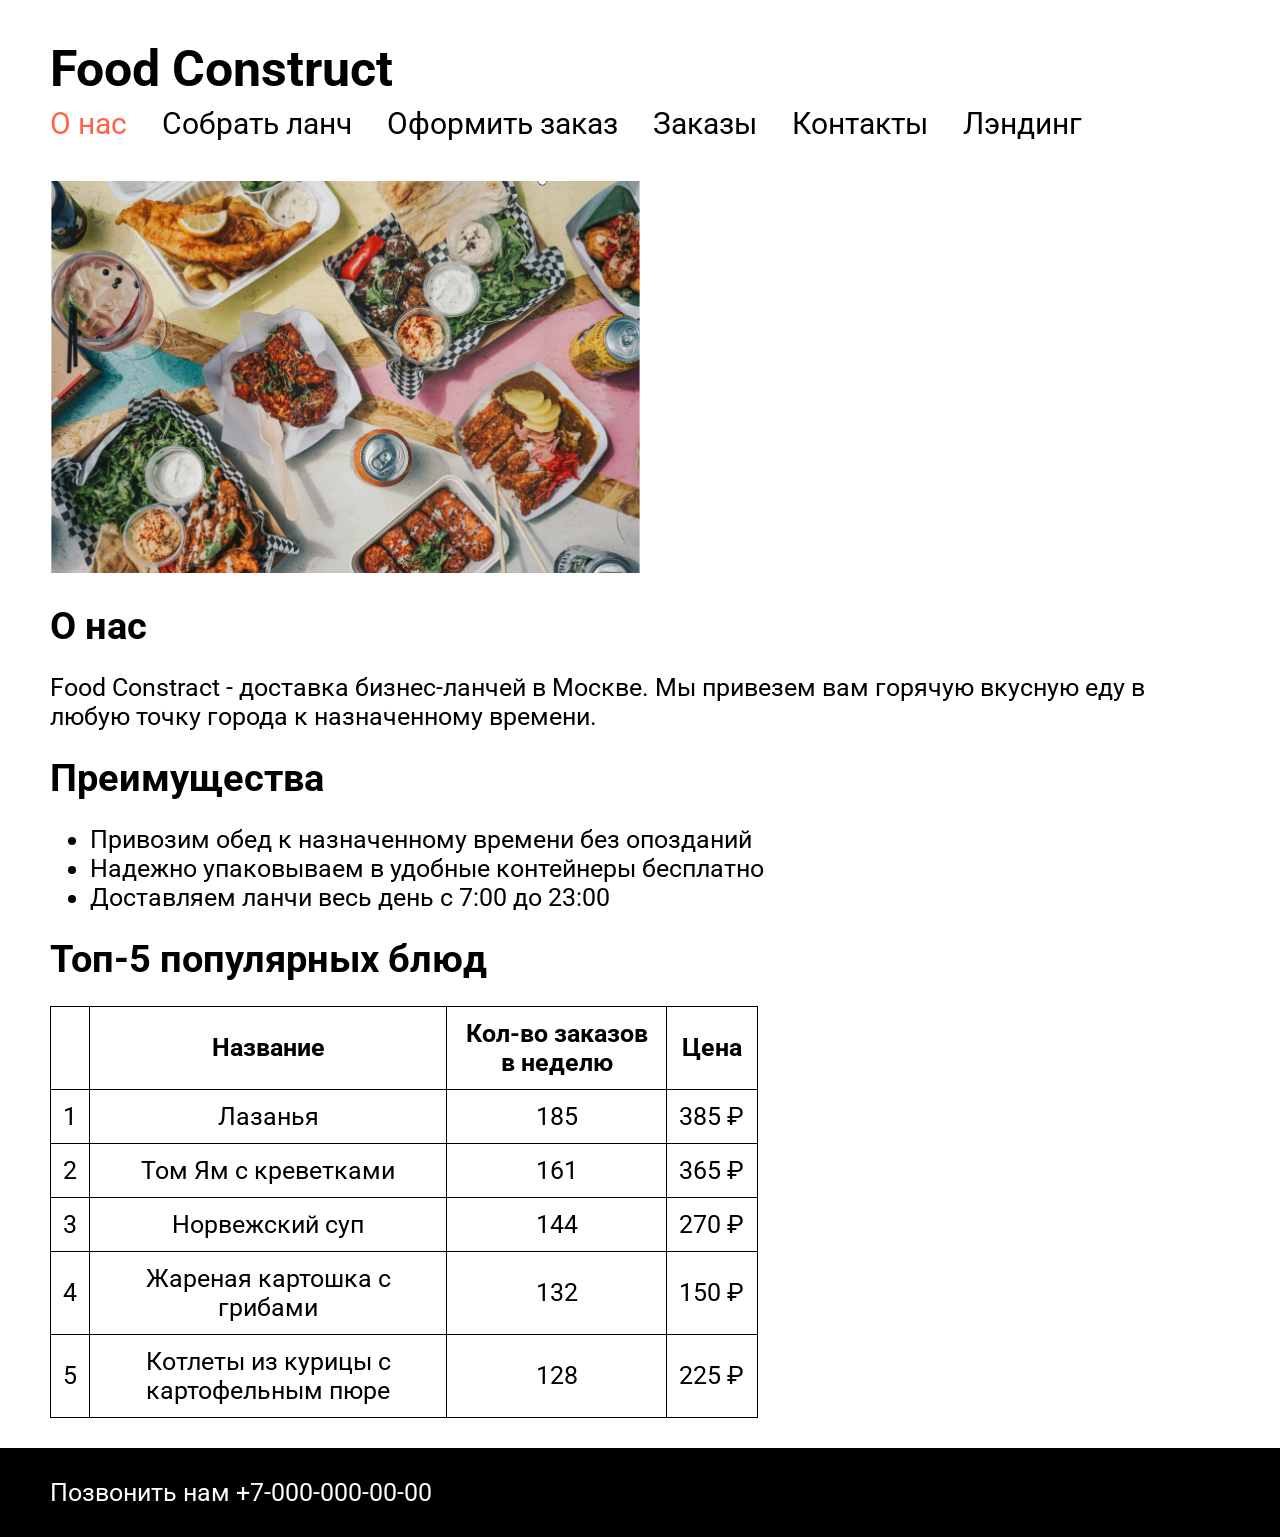
<file: index.html>
<!DOCTYPE html>
<html lang="ru">
<head>
    <meta charset="UTF-8">
    <meta name="viewport" content="width=device-width, initial-scale=1.0">
    <title>Vidanova</title>
    <link rel="stylesheet" href="styles/styles.css">
    <link rel="preconnect" href="https://fonts.googleapis.com">
    <link rel="preconnect" href="https://fonts.gstatic.com" crossorigin>
    <link href="https://fonts.googleapis.com/css2?family=Roboto:ital,wght@0,100;0,300;0,400;0,500;0,700;0,900;1,100;1,300;1,400;1,500;1,700;1,900&display=swap" rel="stylesheet">
</head>
<body>
    <header>
        <h1>Food Construct</h1>
        <nav>
            <a class="active" href="#about">О нас</a>
            <a href="./make_lunch.html">Собрать ланч</a>
            <a href="./order.html">Оформить заказ</a>
            <a href="./order_history.html">Заказы</a>
            <a href="#contacts">Контакты</a>
            <a href="./lending.html">Лэндинг</a>
        </nav>
    </header>
    <main>
        <section id="about">
            <img src="images/food.png" alt="food">
            <h2 class="name">О нас</h2>
            <p id="descripstion">Food Constract - доставка бизнес-ланчей в Москве. Мы привезем вам горячую вкусную еду в любую точку города к назначенному времени. </p>
        </section>
        <section id="advantages">
            <h2 class="name">Преимущества</h2>
            <ul>
                <li> Привозим обед к назначенному времени без опозданий</li>
                <li> Надежно упаковываем в удобные контейнеры бесплатно</li>
                <li> Доставляем ланчи весь день с 7:00 до 23:00</li>
            </ul>
        </section>
        <section id="popular">
            <h2 class="name">Топ-5 популярных блюд</h2>
            <table>
                <tr>
                    <th></th>
                    <th>Название</th>
                    <th>Кол-во заказов в неделю</th>
                    <th id="price">Цена</th>
                </tr>
                <tr>
                    <td>1</td>
                    <td>Лазанья</td>
                    <td>185</td>
                    <td>385 &#8381</td>
                </tr>
                <tr>
                    <td>2</td>
                    <td>Том Ям с креветками </td>
                    <td>161</td>
                    <td>365 &#8381</td>
                </tr>
                <tr>
                    <td>3</td>
                    <td>Норвежский суп </td>
                    <td>144</td>
                    <td>270 &#8381</td>
                </tr>
                <tr>
                    <td>4</td>
                    <td>Жареная картошка с грибами</td>
                    <td>132</td>
                    <td>150 &#8381</td>
                </tr>
                <tr>
                    <td>5</td>
                    <td>Котлеты из курицы с картофельным пюре </td>
                    <td>128</td>
                    <td>225 &#8381</td>
                </tr>
            </table>
        </section>

    </main>
    <footer id="contacts">
        <p>Позвонить нам +7-000-000-00-00</p>
    </footer>

</body>
</html>
</file>
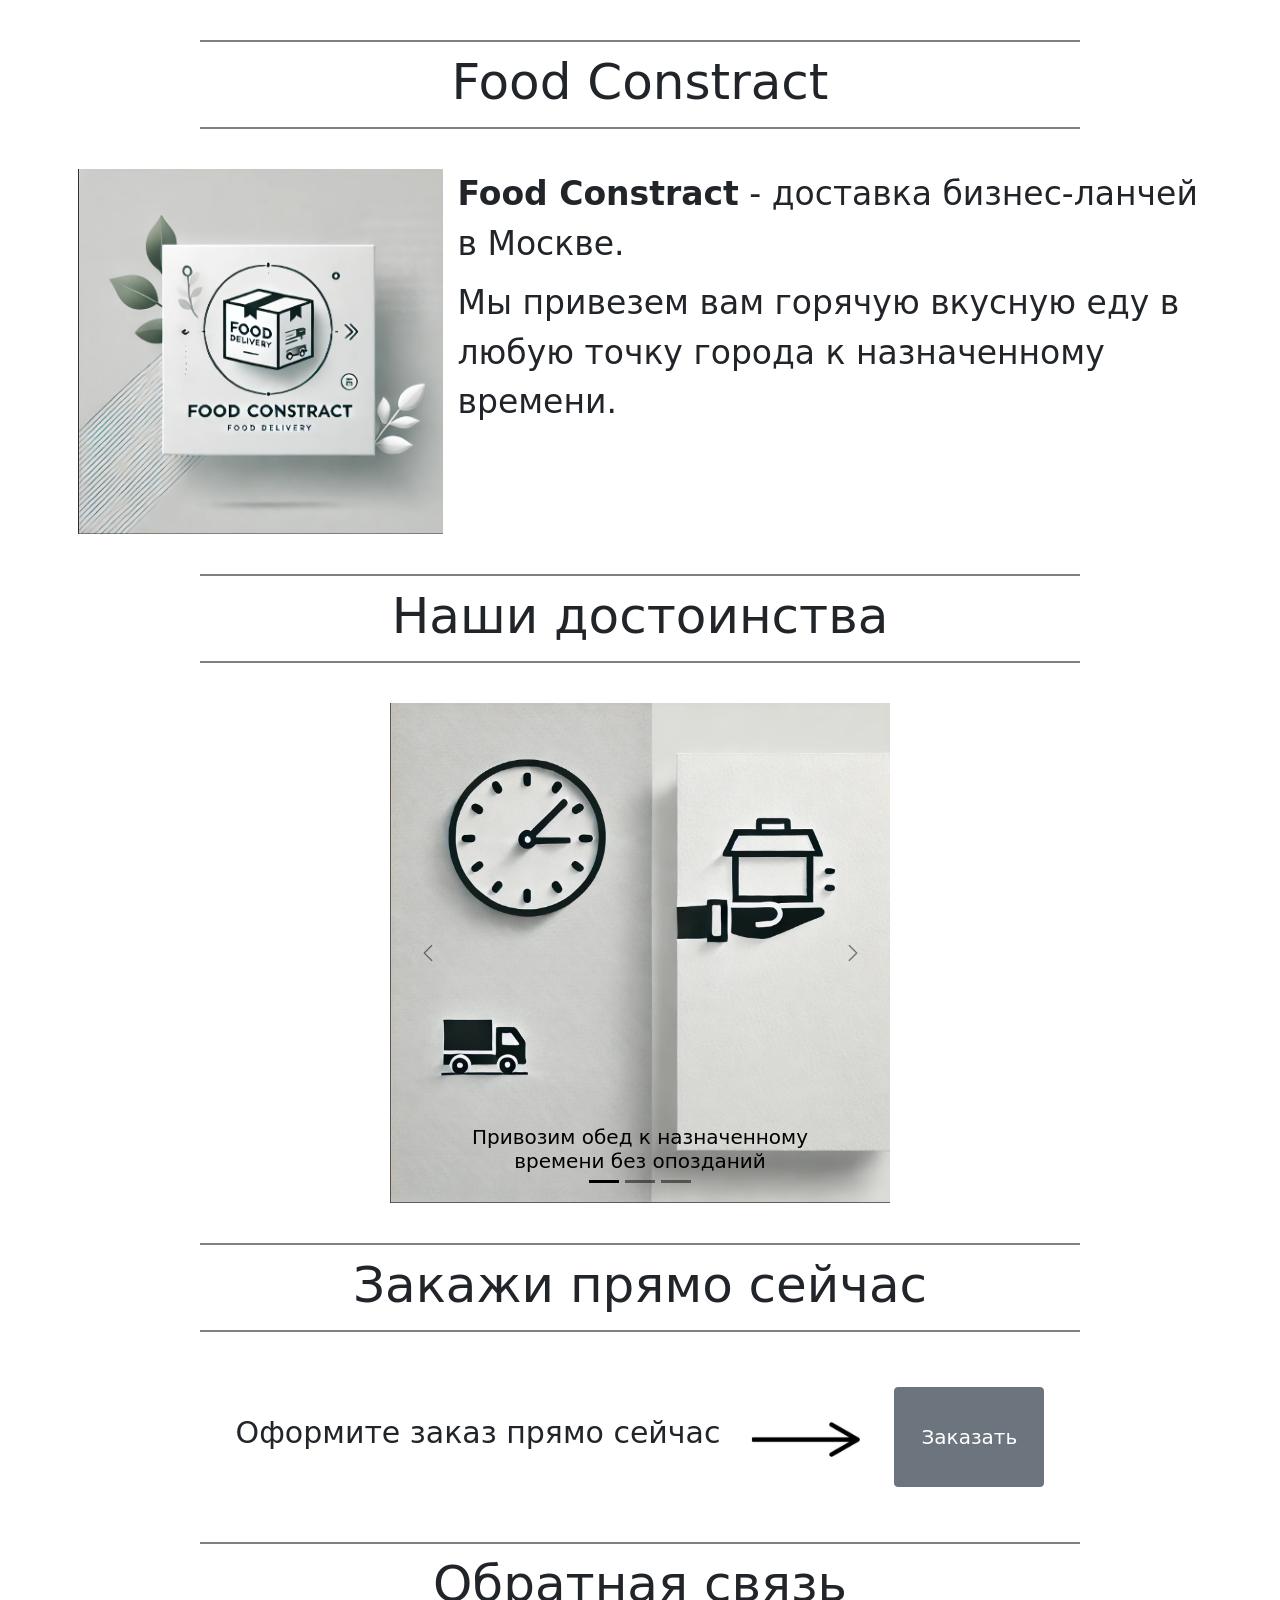
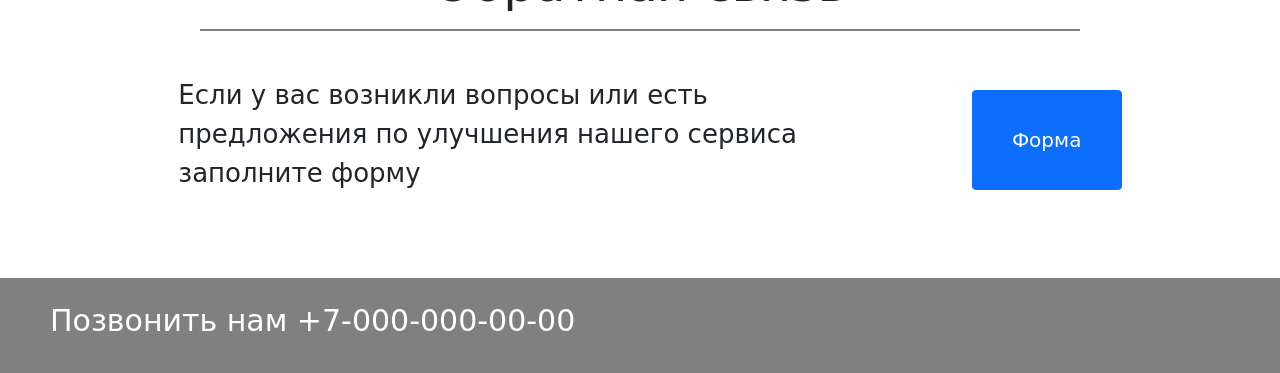
<file: lending.html>
<!DOCTYPE html>
<html lang="ru">
<head>
  <meta charset="UTF-8">
  <meta name="viewport" content="width=device-width, initial-scale=1.0">
  <link rel="stylesheet" href="./styles/lending.css">
  <link href="https://cdn.jsdelivr.net/npm/bootstrap@5.3.3/dist/css/bootstrap.min.css" rel="stylesheet" integrity="sha384-QWTKZyjpPEjISv5WaRU9OFeRpok6YctnYmDr5pNlyT2bRjXh0JMhjY6hW+ALEwIH" crossorigin="anonymous">
  <title>Vidanova</title>
</head>
<body>
  <!-- <header>
    <nav class="nav">
      <a href="./lending.html">Лэндинг</a>
      <a href="./index.html">О нас</a>
      <a href="./make_lunch.html">Собрать ланч</a>
      <a class="active" href="./order.html">Оформить заказ</a>
      <a href="./order_history.html">Заказы</a>
      <a href="#contacts">Контакты</a>
    </nav>
  </header> -->
  <main>
    <div class="borders"><h1 id="advan">Food Constract</h1></div>
    <div class="container">
      <div class="row">
        <div class="col-4">
          <img src="./images/img.png" alt="">
        </div>
        <div class="col-8">
          <p><b>Food Constract</b> - доставка бизнес-ланчей в Москве.</p>
          <p>Мы привезем вам горячую вкусную еду в любую точку города к назначенному времени.</p>
        </div>
      </div>
    </div>
    <div class="borders"><h1 id="advan">Наши достоинства</h1></div>
  
    <div id="carouselExampleDark" class="carousel carousel-dark slide">
      <div class="carousel-indicators">
        <button type="button" data-bs-target="#carouselExampleDark" data-bs-slide-to="0" class="active" aria-current="true" aria-label="Slide 1"></button>
        <button type="button" data-bs-target="#carouselExampleDark" data-bs-slide-to="1" aria-label="Slide 2"></button>
        <button type="button" data-bs-target="#carouselExampleDark" data-bs-slide-to="2" aria-label="Slide 3"></button>
      </div>
      <div class="carousel-inner">
        <div class="carousel-item active" data-bs-interval="10000">
          <img src="./images/carusel1.png" class="d-block w-100" alt="...">
          <div class="carousel-caption d-none d-md-block">
            <h5>Привозим обед к назначенному времени без опозданий </h5>
          </div>
        </div>
        <div class="carousel-item" data-bs-interval="2000">
          <img src="./images/carusel2.png" class="d-block w-100" alt="...">
          <div class="carousel-caption d-none d-md-block">
            <h5>Надежно упаковываем в удобные контейнеры бесплатно </h5>
          </div>
        </div>
        <div class="carousel-item">
          <img src="./images/carusel3.png" class="d-block w-100" alt="...">
          <div class="carousel-caption d-none d-md-block">
            <h5>Доставляем ланчи весь день с 7:00 до 23:00</h5>
          </div>
        </div>
      </div>
      <button class="carousel-control-prev" type="button" data-bs-target="#carouselExampleDark" data-bs-slide="prev">
        <span class="carousel-control-prev-icon" aria-hidden="true"></span>
        <span class="visually-hidden">Previous</span>
      </button>
      <button class="carousel-control-next" type="button" data-bs-target="#carouselExampleDark" data-bs-slide="next">
        <span class="carousel-control-next-icon" aria-hidden="true"></span>
        <span class="visually-hidden">Next</span>
      </button>
    </div>

    <div class="borders"><h1 id="advan">Закажи прямо сейчас</h1></div>
    <div class="d-flex p-2" id="flex1">
      <p>Оформите заказ прямо сейчас</p>
      <img id="arrow" src="./icons/order.png" alt="">
      <a href="./make_lunch.html"><button type="button" class="btn btn-secondary" id="make_order">Заказать</button></a>
    </div>

    <div class="borders"><h1 id="advan">Обратная связь</h1></div>

    <div class="d-flex p-2" id="flex2">
      <p>Если у вас возникли вопросы или есть предложения по улучшения нашего сервиса заполните форму</p>
      <button type="button" id="form" class="btn btn-primary" data-bs-toggle="modal" data-bs-target="#exampleModal" data-bs-whatever="@getbootstrap">Форма</button>
    </div>
    <div class="modal fade" id="exampleModal" tabindex="-1" aria-labelledby="exampleModalLabel" aria-hidden="true">
      <div class="modal-dialog">
        <div class="modal-content">
          <div class="modal-header">
            <h1 class="modal-title fs-5" id="exampleModalLabel">Форма</h1>
            <button type="button" class="btn-close" data-bs-dismiss="modal" aria-label="Close"></button>
          </div>
          <div class="modal-body">
            <form>
              <div class="mb-3">
                <label for="recipient-name" class="col-form-label">Ваша почта:</label>
                <input type="text" class="form-control" id="recipient-name">
              </div>
              <div class="mb-3">
                <label for="message-text" class="col-form-label">Ваше сообщение</label>
                <textarea class="form-control" id="message-text"></textarea>
              </div>
            </form>
          </div>
          <div class="modal-footer">
            <button type="button" class="btn btn-secondary" data-bs-dismiss="modal">Отмена</button>
            <button type="button" class="btn btn-primary">Отправить</button>
          </div>
        </div>
      </div>
    </div>    
  </main>
  <footer id="contacts">
    <p>Позвонить нам +7-000-000-00-00</p>
  </footer>
  <script src="https://cdn.jsdelivr.net/npm/bootstrap@5.3.3/dist/js/bootstrap.bundle.min.js" integrity="sha384-YvpcrYf0tY3lHB60NNkmXc5s9fDVZLESaAA55NDzOxhy9GkcIdslK1eN7N6jIeHz" crossorigin="anonymous"></script>
</body>
</html>
</file>
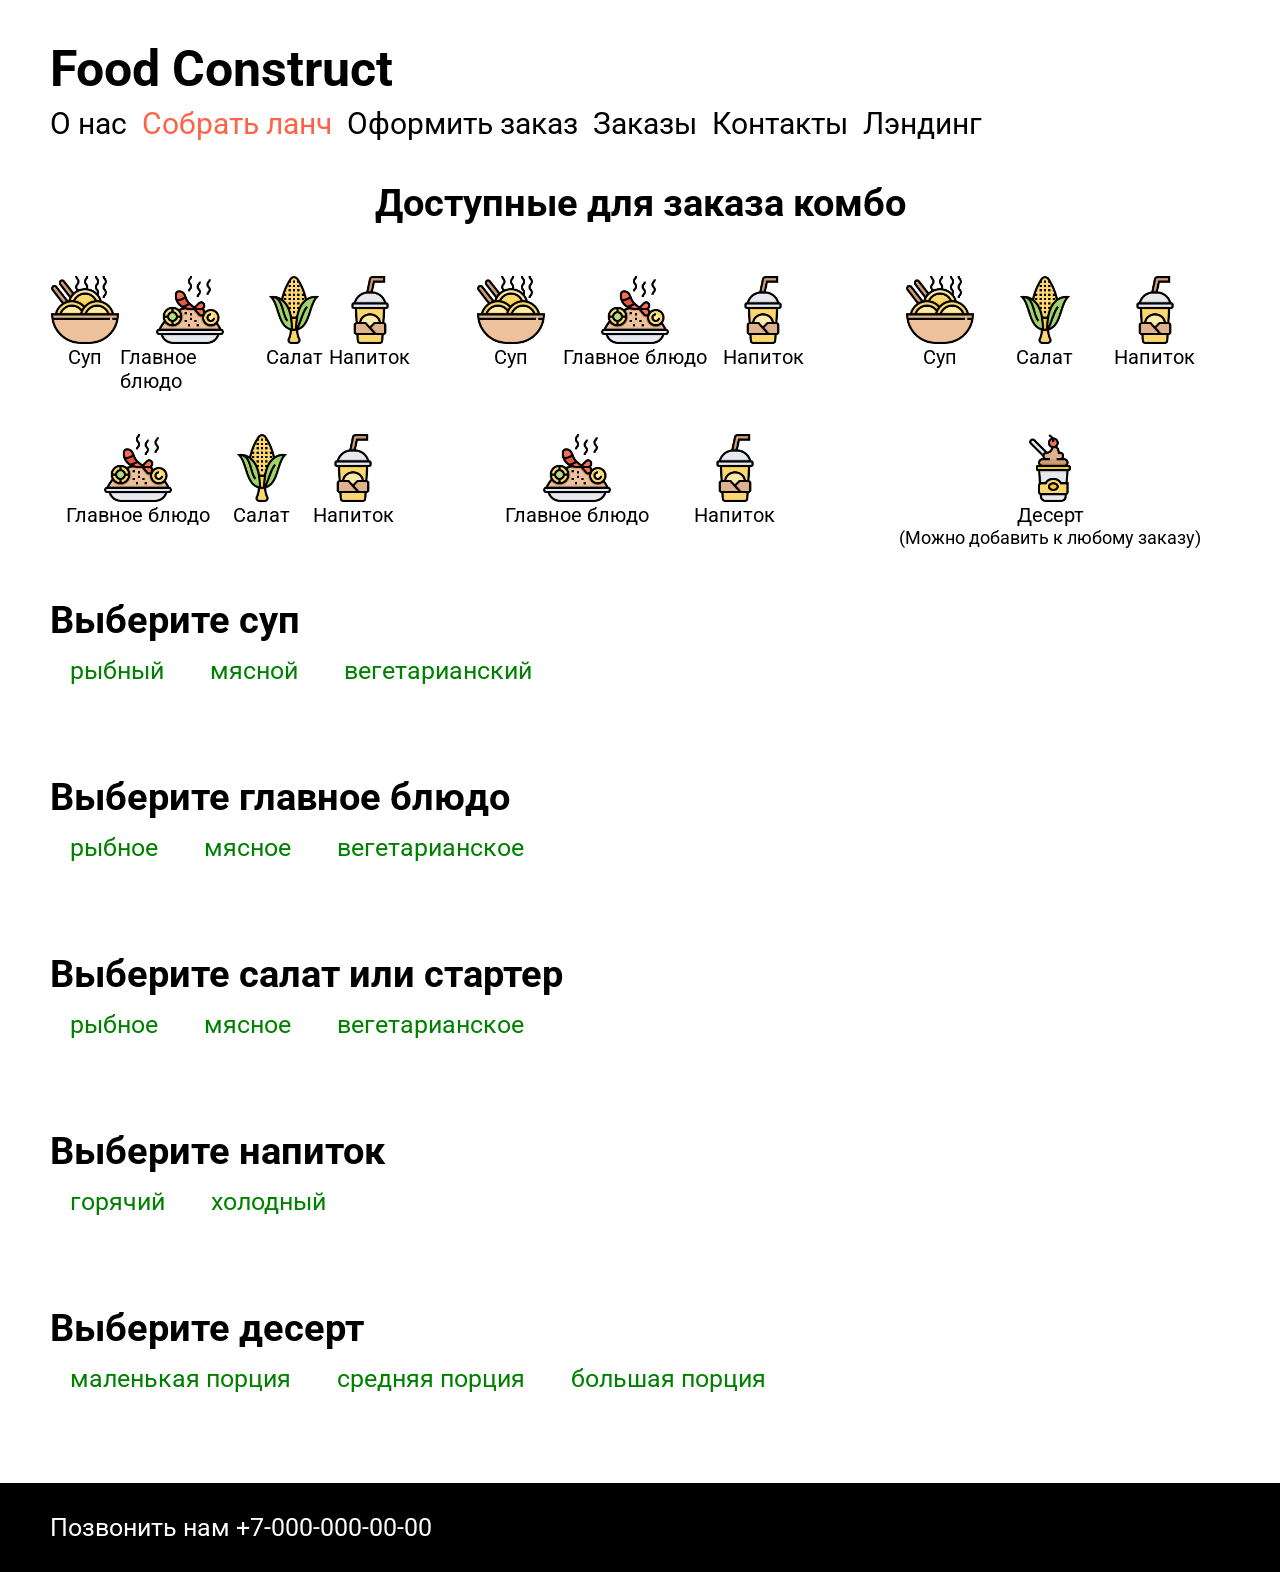
<file: make_lunch.html>
<!DOCTYPE html>
<html lang="ru">
<head>
  <meta charset="UTF-8">
  <meta name="viewport" content="width=device-width, initial-scale=1.0">
  <link rel="stylesheet" href="./styles/make_lunch.css">
  <link rel="preconnect" href="https://fonts.googleapis.com">
  <link rel="preconnect" href="https://fonts.gstatic.com" crossorigin>
  <link href="https://fonts.googleapis.com/css2?family=Roboto:ital,wght@0,100;0,300;0,400;0,500;0,700;0,900;1,100;1,300;1,400;1,500;1,700;1,900&display=swap" rel="stylesheet">
  <title>Vidanova</title>
</head>
<body>
  <header>
    <h1>Food Construct</h1>
    <nav>
        <a href="./index.html">О нас</a>
        <a class="active" href="./make_lunch.html">Собрать ланч</a>
        <a href="./order.html">Оформить заказ</a>
        <a href="./order_history.html">Заказы</a>
        <a href="#contacts">Контакты</a>
        <a href="./lending.html">Лэндинг</a>
    </nav>
  </header>
  <main>
    <h2 class="options_title">Доступные для заказа комбо</h2>
    <div class="options">
      <div class="lunch_options">
        <div class="lunch_dish">
          <img src="./icons/soup.png" alt="soup">
          <p>Суп</p>
        </div>
        <div class="lunch_dish">
          <img src="./icons/main.png" alt="main">
          <p>Главное блюдо</p>
        </div>
        <div class="lunch_dish">
          <img src="./icons/salad.png" alt="salad">
          <p>Салат</p>
        </div>
        <div class="lunch_dish">
          <img src="./icons/drink.png" alt="drink">
          <p>Напиток</p>
        </div>
      </div>
      <div class="lunch_options">
        <div class="lunch_dish">
          <img src="./icons/soup.png" alt="soup">
          <p>Суп</p>
        </div>
        <div class="lunch_dish">
          <img src="./icons/main.png" alt="main">
          <p>Главное блюдо</p>
        </div>
        <div class="lunch_dish">
          <img src="./icons/drink.png" alt="drink">
          <p>Напиток</p>
        </div>
      </div>
      <div class="lunch_options">
        <div class="lunch_dish">
          <img src="./icons/soup.png" alt="soup">
          <p>Суп</p>
        </div>
        <div class="lunch_dish">
          <img src="./icons/salad.png" alt="salad">
          <p>Салат</p>
        </div>
        <div class="lunch_dish">
          <img src="./icons/drink.png" alt="drink">
          <p>Напиток</p>
        </div>
      </div>
      <div class="lunch_options">
        <div class="lunch_dish">
          <img src="./icons/main.png" alt="main">
          <p>Главное блюдо</p>
        </div>
        <div class="lunch_dish">
          <img src="./icons/salad.png" alt="salad">
          <p>Салат</p>
        </div>
        <div class="lunch_dish">
          <img src="./icons/drink.png" alt="drink">
          <p>Напиток</p>
        </div>
      </div>
      <div class="lunch_options">
        <div class="lunch_dish">
          <img src="./icons/main.png" alt="main">
          <p>Главное блюдо</p>
        </div>
        <div class="lunch_dish">
          <img src="./icons/drink.png" alt="drink">
          <p>Напиток</p>
        </div>
      </div>
      <div class="lunch_options">
        <div class="lunch_dish">
          <img src="./icons/desert.png" alt="drink">
          <p>Десерт</p>
          <p class="lunch_dish_text">(Можно добавить к любому заказу)</p>
        </div>
      </div>
    </div>
    <section>
      <h2>Выберите суп</h2>
      <div>
        <button class="filter_button" data-kind="fish" data-active="false">рыбный</button>
        <button class="filter_button" data-kind="meat" data-active="false">мясной</button>
        <button class="filter_button" data-kind="veg" data-active="false">вегетарианский</button>
      </div>
      <div class="dish" id="dish_soup"></div>
    </section>
    <section>
      <h2>Выберите главное блюдо</h2>
      <div>
        <button class="filter_button" data-kind="fish" data-active="false">рыбное</button>
        <button class="filter_button" data-kind="meat" data-active="false">мясное</button>
        <button class="filter_button" data-kind="veg" data-active="false">вегетарианское</button>
      </div>
      <div class="dish" id="dish_main-course">
      </div>
    </section>
    <section>
      <h2>Выберите салат или стартер</h2>
      <div>
        <button class="filter_button" data-kind="fish" data-active="false">рыбное</button>
        <button class="filter_button" data-kind="meat" data-active="false">мясное</button>
        <button class="filter_button" data-kind="veg" data-active="false">вегетарианское</button>
      </div>
      <div class="dish" id="dish_salad">
      </div>
    </section>
    <section>
      <h2>Выберите напиток</h2>
      <div>
        <button class="filter_button" data-kind="hot" data-active="false">горячий</button>
        <button class="filter_button" data-kind="cold" data-active="false">холодный</button>
      </div>
      <div class="dish" id="dish_drink">
      </div>
    </section>
    <section>
      <h2>Выберите десерт</h2>
      <div>
        <button class="filter_button" data-kind="small" data-active="false">маленькая порция</button>
        <button class="filter_button" data-kind="medium" data-active="false">средняя порция</button>
        <button class="filter_button" data-kind="large" data-active="false">большая порция</button>
      </div>
      <div class="dish" id="dish_dessert">
      </div>
    </section>
    </main>
    <div id="make_order">
      <p id="make_order_price"></p>
      <a href="./order.html"><button id="make_order_button" disabled>Перейти к оформлению</button></a>
    </div>
  <footer id="contacts">
    <p>Позвонить нам +7-000-000-00-00</p>
  </footer>
  <script type="module" src="make_lunch.js"></script>
  <script type="module" src="notifications.js"></script>
  <script type="module" src="load_dishes.js"></script>
</body>
</html>
</file>
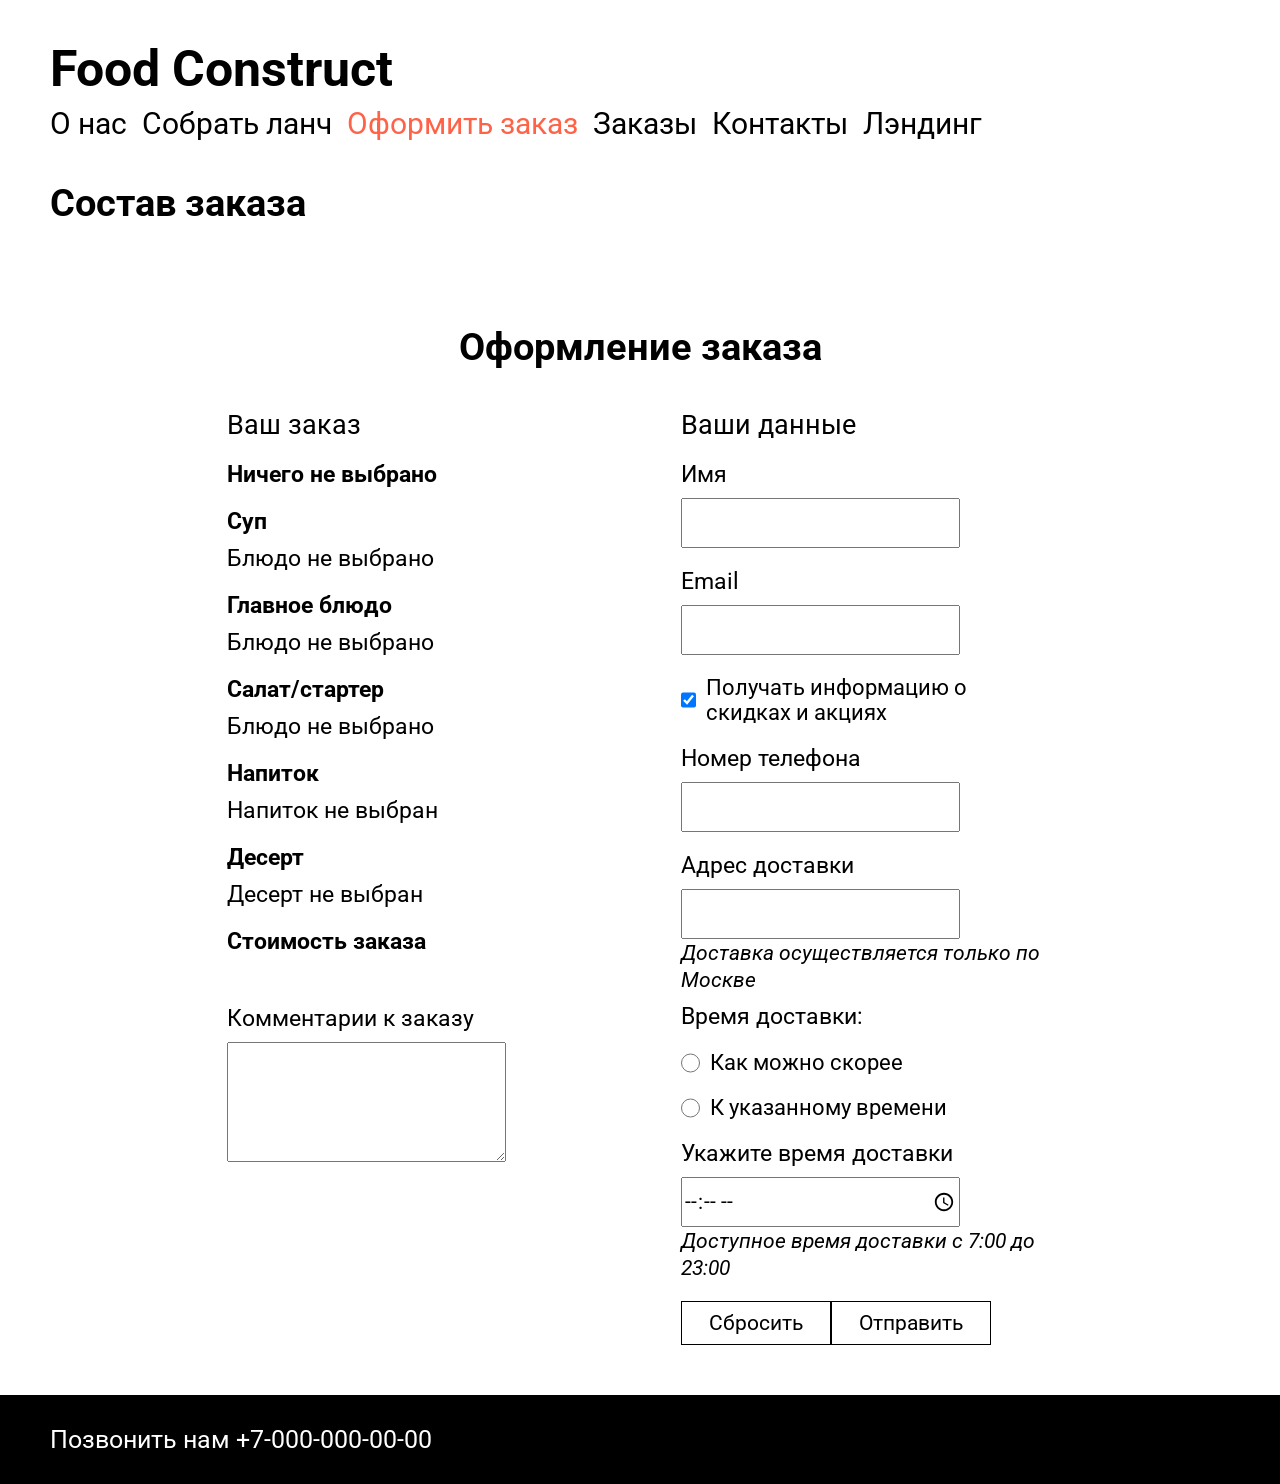
<file: order.html>
<!DOCTYPE html>
<html lang="ru">
<head>
  <meta charset="UTF-8">
  <meta name="viewport" content="width=device-width, initial-scale=1.0">
  <link rel="stylesheet" href="./styles/order.css">
  <link rel="stylesheet" href="./styles/make_lunch.css">
  <link rel="preconnect" href="https://fonts.googleapis.com">
  <link rel="preconnect" href="https://fonts.gstatic.com" crossorigin>
  <link href="https://fonts.googleapis.com/css2?family=Roboto:ital,wght@0,100;0,300;0,400;0,500;0,700;0,900;1,100;1,300;1,400;1,500;1,700;1,900&display=swap" rel="stylesheet">
  <title>Vidanova</title>
</head>
<body>
  <header>
    <h1>Food Construct</h1>
    <nav>
        <a href="./index.html">О нас</a>
        <a href="./make_lunch.html">Собрать ланч</a>
        <a class="active" href="./order.html">Оформить заказ</a>
        <a href="./order_history.html">Заказы</a>
        <a href="#contacts">Контакты</a>
        <a href="./lending.html">Лэндинг</a>
    </nav>
  </header>
  <main>
    <div id="notific">
      <p id="notific_text"></p>
      <button id="notific_button">Окей</button>
    </div>
    <h2>Состав заказа</h2>
    <p id="no_order_content"></p>
    <div id="order_content">
    </div>
    <form action="https://httpbin.org/post" method="post" id="form_data">
      <div class="create_order">
        <h2>Оформление заказа</h2>
        <div class="block_create_order">
          <div class="info">
            <p class="order_and_data">Ваш заказ</p>
            <b><p id="no_dishes" class="no_dishes">Ничего не выбрано</p></b>
            <div id="orders">
              <label for="soup">
                <div>
                  <b><p>Суп</p></b>
                  <p id="no_soup">Блюдо не выбрано</p>
                  <input id="order_soup_value" type="hidden" name="order_soup" value="">
                </div>
              </label>
              <label for="main_dish">
                <div>
                  <b><p>Главное блюдо</p></b>
                  <p id="no_main-course">Блюдо не выбрано</p>
                  <input id="order_main-course_value" type="hidden" name="order_main-course" value="">
                </div>
              </label>
              <label for="salad_starter">
                <div>
                  <b><p>Салат/стартер</p></b>
                  <p id="no_salad">Блюдо не выбрано</p>
                  <input id="order_salad_value" type="hidden" name="order_salad" value="">
                </div>
              </label>
              <label for="drink">
                <div>
                  <b><p>Напиток</p></b>
                  <p id="no_drink">Напиток не выбран</p>
                  <input id="order_drink_value" type="hidden" name="order_drink" value="">
                </div>
              </label>
              <label for="dessert">
                <div>
                  <b><p>Десерт</p></b>
                  <p id="no_dessert">Десерт не выбран</p>
                  <input id="order_dessert_value" type="hidden" name="order_dessert" value="">
                </div>
              </label>
              <label for="order_price_value">
                <div>
                  <b><p>Стоимость заказа</p></b>
                  <p id="order_price"></p>
                  <input id="order_price_value" type="hidden" name="order_price" value="">
                </div>
              </label>
            </div>
            <label for="comments">
              <p class="comments">Комментарии к заказу</p>
              <textarea name="comments" id="comments"></textarea>
            </label>
          </div>
          <div class="info">
            <p class="order_and_data">Ваши данные</p>
            <label for="name">
              <p>Имя</p>
              <input type="text" id="name" name="name" required>
            </label>
            <label for="email">
              <p>Email</p>
              <input type="email" id="email" name="email" required>
            </label>
            <label class="checkbox_radio" for="information">
              <input type="checkbox" id="information" name="information" checked>
              <p>Получать информацию о скидках и акциях</p>
            </label>
            <label for="phone">
              <p>Номер телефона </p>
              <input type="tel" id="phone" name="phone" required>
            </label>
            <label for="address">
              <p>Адрес доставки</p>
              <input type="text" id="address" name="address" required>
              <p><em>Доставка осуществляется только по Москве</em></p>
            </label>
            <div class="time">
              <p>Время доставки:</p>
              <label class="checkbox_radio" for="radio_1">
                <input name="time" type="radio" id="radio_1" value="now" required>
                <p>Как можно скорее</p>
              </label>
              <label class="checkbox_radio" for="radio_2">
                <input name="time" type="radio" id="radio_2" value="by_time" required>
                <p>К указанному времени</p>
              </label>
            </div>
            <label for="time_delivery">
              <p>Укажите время доставки</p>
              <input type="time" name="time_delivery" id="time_delivery" min="07:00" max="23:00" step="300" required>
              <p><em>Доступное время доставки с 7:00 до 23:00</em></p>
            </label>
            <div class="order_buttons">
              <button type="reset" class="form_button">Сбросить</button>
              <button type="submit" class="form_button" id="submit_button">Отправить</button>
            </div>
          </div>
        </div>
      </div>
    </form>
    </main>
  <footer id="contacts">
    <p>Позвонить нам +7-000-000-00-00</p>
  </footer>
  <script type="module" src="load_dishes.js"></script>
  <script type="module" src="notifications.js"></script>
  <script type="module" src="order.js"></script>
</body>
</html>
</file>
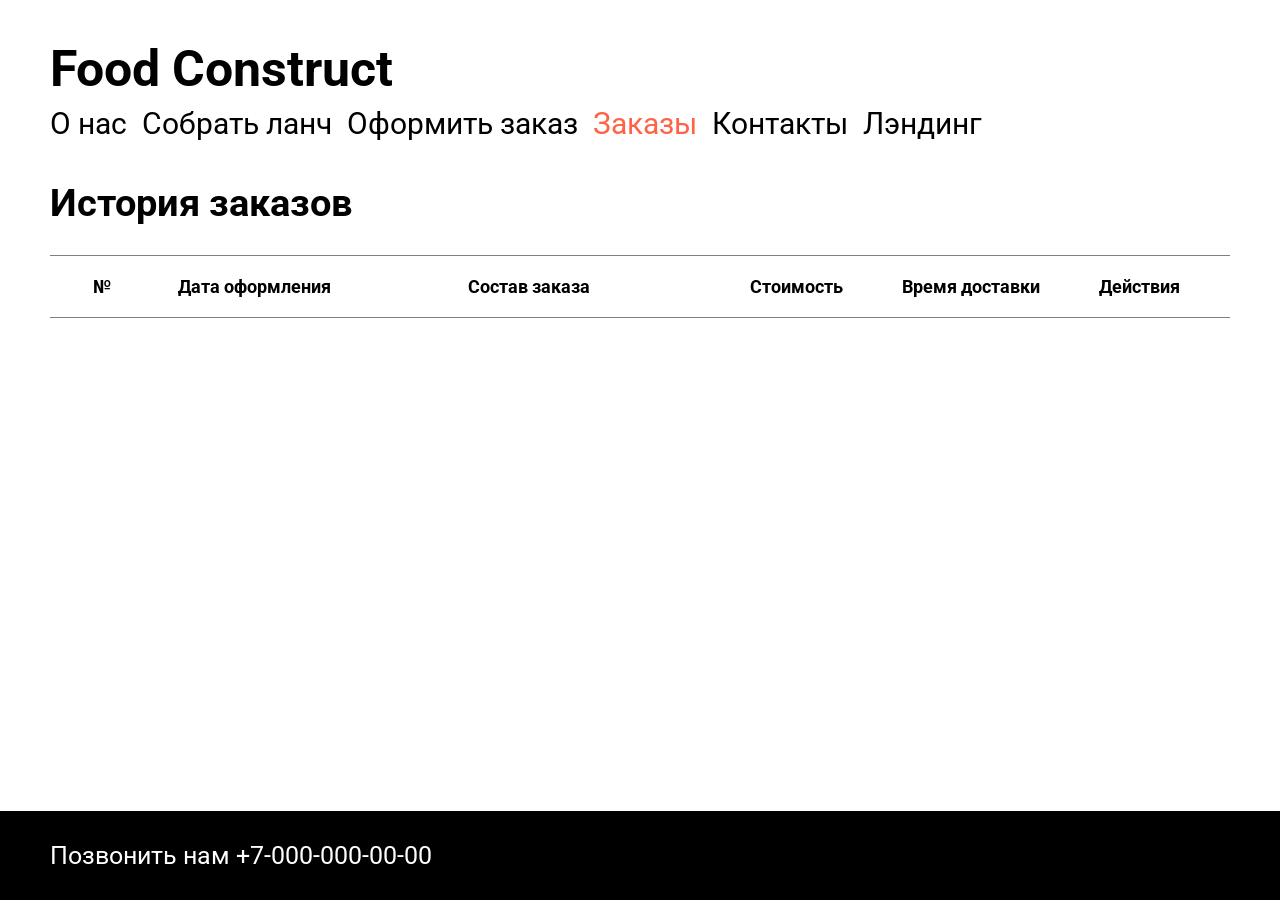
<file: order_history.html>
<!DOCTYPE html>
<html lang="ru">
<head>
  <meta charset="UTF-8">
  <meta name="viewport" content="width=device-width, initial-scale=1.0">
  <link rel="stylesheet" href="./styles/order_history.css">
  <link rel="stylesheet" href="./styles/make_lunch.css">
  <link rel="preconnect" href="https://fonts.googleapis.com">
  <link rel="preconnect" href="https://fonts.gstatic.com" crossorigin>
  <link href="https://fonts.googleapis.com/css2?family=Roboto:ital,wght@0,100;0,300;0,400;0,500;0,700;0,900;1,100;1,300;1,400;1,500;1,700;1,900&display=swap" rel="stylesheet">
  <title>Vidanova</title>
</head>
<body>
  <div class="modalBack">
    <div class="modalActive">
        <div class="modalClose">
          <h5>Удаление заказа</h5>
          <img class="x" src="./icons/x.svg" />
        </div>
        <div class="del">
          <p>Вы уверены, что хотите удалить заказ?</p>
        </div>
        <div class="mod_but">
          <button class="cancel">Отмена</button>
          <button id="yes">Да</button>
        </div>
        <div class="modalWindow"></div>
    </div>
  </div>

  <div class="modalBack">
    <div class="modalActive">
        <div class="modalClose">
          <h4>Просмотр заказа</h4>
          <img class="x" src="./icons/x.svg" />
        </div>
        <div class="see">
          <div class="see_block">
            <p>Дата оформления</p>
            <p id="date"></p>
          </div>
          <h5>Доставка</h5>
          <div class="see_block">
            <p>Имя получателя</p>
            <p id="name"></p>
          </div>
          <div class="see_block">
            <p>Адрес доставки</p>
            <p id="address"></p>
          </div>
          <div class="see_block">
            <p>Время доставки</p>
            <p id="time"></p>
          </div>
          <div class="see_block">
            <p>Телефон</p>
            <p id="phone"></p>
          </div>
          <div class="see_block">
            <p>Email</p>
            <p id="email"></p>
          </div>
          <h5>Комментарий</h5>
          <p id="comment"></p>
          <h5>Состав заказа</h5>
          <div class="see_block">
            <p id="soup-name">Суп</p>
            <p id="soup"></p>
          </div>
          <div class="see_block">
            <p id="main-course-name">Основное блюдо</p>
            <p id="main-course"></p>
          </div>
          <div class="see_block">
            <p id="salad-name">Салат/стартер</p>
            <p id="salad"></p>
          </div>
          <div class="see_block">
            <p id="drink-name">Напиток</p>
            <p id="drink"></p>
          </div>
          <div class="see_block">
            <p id="dessert-name">Десерт</p>
            <p id="dessert"></p>
          </div>
          <h5 id="price"></h5>
        </div>
        <div class="mod_but">
          <button id="ok">OK</button>
        </div>
        <div class="modalWindow"></div>
    </div>
  </div>

  <div class="modalBack">
    <div class="modalActive">
        <div class="modalClose">
          <h4>Редактирование заказа</h4>
          <img class="x" src="./icons/x.svg" />
        </div>
        <div class="see">
          <div class="see_block">
            <p>Дата оформления</p>
            <p id="date-input"></p>
          </div>
          <h5>Доставка</h5>
          <div class="see_block">
            <p>Имя получателя</p>
            <input type="text" id="name-input" value="">
          </div>
          <div class="see_block">
            <p>Адрес доставки</p>
            <input type="text" id="address-input" value="">
          </div>
          <div class="see_block">
            <p>Время доставки</p>
            <input type="time" id="time-input" value="">
            <p id="time-input-const"></p>
          </div>
          <div class="see_block">
            <p>Телефон</p>
            <input type="tel" id="phone-input" value="">
          </div>
          <div class="see_block">
            <p>Email</p>
            <input type="text" id="email-input" value="">
          </div>
          <h5>Комментарий</h5>
          <p id="comment"></p>
          <textarea name="comment" id="comment-input"></textarea>
          <h5>Состав заказа</h5>
          <div class="see_block">
            <p id="soup-dish">Суп</p>
            <p id="soup-"></p>
          </div>
          <div class="see_block">
            <p id="main-course-dish">Основное блюдо</p>
            <p id="main-course-"></p>
          </div>
          <div class="see_block">
            <p id="salad-dish">Салат/стартер</p>
            <p id="salad-"></p>
          </div>
          <div class="see_block">
            <p id="drink-dish">Напиток</p>
            <p id="drink-"></p>
          </div>
          <div class="see_block">
            <p id="dessert-dish">Десерт</p>
            <p id="dessert-"></p>
          </div>
          <h5 id="price-input"></h5>
        </div>
        <div class="modalWindow"></div>
        <div class="mod_but">
          <button class="cancel">Отмена</button>
          <button id="save">Сохранить</button>
        </div>
    </div>
  </div>
  <header>
    <h1>Food Construct</h1>
    <nav>
        <a href="./index.html">О нас</a>
        <a href="./make_lunch.html">Собрать ланч</a>
        <a href="./order.html">Оформить заказ</a>
        <a class="active" href="./order_history.html">Заказы</a>
        <a href="#contacts">Контакты</a>
        <a href="./lending.html">Лэндинг</a>
    </nav>
</header>
  <main>
    <h2>История заказов</h2>
    <table id="order_history">
      <tr>
        <th><h5>№</h5></th>
        <th><h5>Дата оформления</h5></th>
        <th class="big"><h5>Состав заказа</h5></th>
        <th><h5>Стоимость</h5></th>
        <th><h5>Время доставки</h5></th>
        <th><h5>Действия</h5></th>
      </tr>
    </table>

    
  </main> 
  <footer id="contacts">
    <p>Позвонить нам +7-000-000-00-00</p>
  </footer>
  <script type="module" src="order_history.js"></script>
  <script type="module" src="load_dishes.js"></script>
</body>
</html>
</file>
<file: styles/styles.css>
:root {
    font-size: 62.5%;
}

*{
    margin: 0;
    box-sizing: border-box;
    font-family: "Roboto", sans-serif;
    font-style: normal;
}

.active {
    color: tomato;
}

body{
    font-size: 2.5rem;
    min-height: 100vh;
    display: flex;
    flex-direction: column;
}

main {
    padding: 0 50px;
}

nav{
    font-size: 3rem;
    margin-top: 8px;
    margin-bottom: 40px;
    display: flex;
    flex-wrap: wrap;
}

nav a {
    margin-right: 15px;
  }
  
nav a:last-child {
    margin-right: 0;
}

header {
    padding: 40px 50px 0;
}

#about img {
    width: 50%;
}

a{
    text-decoration: none;
    color: black ;
    padding-right: 20px;
}

a:hover {
    color: tomato;
}

.name {
    margin-bottom: 25px;
    margin-top: 25px;
}

table {
    border-collapse: collapse;
    margin-bottom: 30px;
    text-align: center;
    border: 1.8px solid black;
    width: 60%;
}

#price {
    padding-left: 15px;
    padding-right: 15px;
}

th, td {
    padding:  12px;
    border: 1.8px solid black;
}

footer {
    background-color: black;
    color: white;
    padding: 30px 50px;
    margin-top: auto;
}

@media screen and (max-width: 800px ) {
    #about img {
        width: 500px;
    }
    nav {
      justify-content: space-between;
    }
}

@media screen and (max-width: 600px ) {
    h1 {
      text-align: center;
    }
    nav {
      flex-direction: column;
      align-items: center;
      font-size: calc(3rem + 4px);
    }
    #about img {
        width: 100%;
    }
    table {
        font-size: calc(2.5rem / 1.5);
    }
}

@media screen and (max-width: 400px) {
    table{
        font-size: calc(2.5rem / 1.85);
    }
}
</file>
<file: styles/lending.css>
:root {
  font-size: 62.5%;
}

.body {
  min-height: 100vh;
}

.container {
  margin-top: 3rem;
}

.col-4 img {
  width: 100%;;
}

.col-8 {
  font-size: 3.3rem;
}

#advan {
  text-align: center;
  font-size: 5rem;
}

#carouselExampleDark {
  width: 50rem;
  left: 50%;
  transform: translate(-50%);
}

.carousel-caption h5 {
  font-size: 2rem;
}

.borders {
  border-top: 2px solid grey;
  border-bottom: 2px solid grey;
  padding: 1rem 0;
  margin: 4rem 20rem;
}

#flex1 {
  justify-content: space-evenly;
  align-items: center;
  margin: 5rem 20rem;
}

#flex1 p {
  font-size: 3rem;
}

#make_order {
  height: 10rem;
  width: 15rem;
  font-size: 2rem;
}

#form {
  height: 10rem;
  width: 15rem;
  font-size: 2rem;
}

#arrow {
  height: 5rem;
}

#flex2{
  justify-content: space-evenly;
  align-items: center;
  font-size: 2.6rem;
  margin: 0 5rem 7rem 7rem;
}

#flex2 p {
  width: 60%;
}

footer {
  background-color: grey;
  color: white;
  padding: 2rem 5rem;
  margin-top: auto;
}

footer p {
  font-size: 3rem;
}


@media screen and (max-width: 800px ){
  .container .col-4 {
    flex: 0 0 41.667%; /* 5 колонок из 12 */
    max-width: 41.667%;
  }
  .container .col-8 {
    flex: 0 0 58.333%; /* 7 колонок из 12 */
    max-width: 58.333%;
    font-size: 2.5rem;
  }
  #advan {
    font-size: 4rem;
  }
  .borders {
    margin: 4rem 10rem;
  }
  #carouselExampleDark {
    width: 40rem;
  }
  #flex1 {
    margin: 0 5rem;
  }
  #flex1 p {
    font-size: 2.7rem;
  }
  #arrow {
    height: 3.5rem;
  }
  #make_order {
    height: 6rem;
    width: 10rem;
    font-size: 1.7rem;
  }
}

@media (max-width: 600px) {
  .container .col-4, 
  .container .col-8 {
      flex: 0 0 50%; 
      max-width: 50%;
      font-size: 2rem;
  }
  #advan {
    font-size: 3rem;
  }
  #carouselExampleDark {
    width: 35rem;
  }
  #flex1 {
    margin: 0 3rem;
  }
  #flex1 p {
    font-size: 2.3rem;
  }
  #arrow {
    height: 3rem;
  }
  #make_order { 
    height: 5rem;
    width: 8rem;
    font-size: 1.7rem;
  }
  #flex2 p {
    font-size: 2rem;
  }
  #form {
    height: 7rem;
    width: 13rem;
    font-size: 2rem;
  }
}

@media screen and (max-width: 480px) {
  #arrow {
    display: none;
  }
  #flex1 {
    flex-direction: column;
  }
}
</file>
<file: styles/make_lunch.css>
:root {
  font-size: 62.5%;
}

*{
  margin: 0;
  box-sizing: border-box;
  font-family: "Roboto", sans-serif;
  font-style: normal;
}

.active {
  color: tomato;
}

body{
  font-size: 2.5rem;
  min-height: 100vh;
  display: flex;
  flex-direction: column;
}

header {
  margin-top: 40px;
  padding: 0 50px;
}

nav{
  font-size: 3rem;
  margin-top: 8px;
  margin-bottom: 40px;
  display: flex;
  flex-wrap: wrap;
}

nav a {
  margin-right: 15px;
}

nav a:last-child {
  margin-right: 0;
}

a{
  text-decoration: none;
  color: black ;
}

a:hover {
  color:tomato;
}

main {
  padding: 0 50px;
}

.dish {
  display: grid;
  grid-template-columns: 1fr 1fr 1fr;
  grid-column-gap: 1.5rem;
  grid-row-gap: 1.5rem;
  margin: 4rem 0;
}

.dish_elem {
  display: flex;
  padding: 30px 40px;
  flex-direction: column;
  border-radius: 35px;
  cursor: pointer;
  filter: drop-shadow(17px 19px 24px rgba(0, 0, 0, 0.13));
  background-color: white;
}

.dish_elem:hover {
  border: 2px solid tomato;
}

.dish_elem:hover button {
  background-color: lightgray;
}

img {
  width: 100%;
  border-radius: 35px;
}

.price {
  font-size: 3rem;
  margin-top: 15px;
}

.name {
  font-size: 3rem;
  margin: 0 0 15px 0;
}

.weight {
  color: grey;
  font-size: 2rem;
  margin-top: auto;
}

.add_dish {
  background-color: #f1eee9;
  padding: 10px 30px;
  border-radius: 10px;
  cursor: pointer;
  border: 0;
  font-size: 2.5rem;
  margin-top: 4px;
}

footer {
  background-color: black;
  color: white;
  padding: 30px 50px;
  margin-top: auto;
}

.create_order {
  display: flex;
  flex-direction: column;
  align-items: center;
  padding: 2rem 0 5rem 0;
}

.block_create_order {
  display: flex;
  justify-content:space-between;
  font-size: 2.3rem;
  margin-top: 4rem;
  width: 70%;
}

.order_and_data {
  font-size: 2.7rem;
  margin-bottom: 2rem;
}

.info {
  width: 45%;
  height: auto;
}

label {
  display: block;
  margin-top: 2rem;
}

label p {
  margin-bottom: 1rem;
}

input, select {
  font-size: 2.1rem;
  width: 75%;
  height: 5rem;
}

.comments {
  margin-top: 5rem;
}

textarea {
  font-size: 2.1rem;
  width: 75%;
  height: 12rem;
}

.checkbox_radio {
  display: flex;
  align-items: center;
  font-size: 2.2rem;
}

.checkbox_radio input{
  margin-right: 1rem;
  width: 5%;
  height: 2rem;
}

.checkbox_radio p {
  margin-bottom: 0;
}

em {
  font-size: 2.1rem;
  font-style: italic;
}

.form_button {
  border: black solid 1.7px;
  border-radius: 0;
  background-color: white;
  font-size: 2.1rem;
  text-align: center;
  padding: 0.9rem 2.7rem;
}

.order_buttons {
  display: flex;
  width: 75%;
  justify-content: space-between;
  margin-top: 2rem;
}

.filter_button {
  padding: 1rem 2rem;
  border-radius: 1rem;
  cursor: pointer;
  border: 0;
  font-size: 2.5rem;
  margin-top: 0.4rem;
  background-color: white;
  color: green;
}

.active_button {
  padding: 1rem 2rem;
  border-radius: 1rem;
  cursor: pointer;
  border: 0;
  font-size: 2.5rem;
  margin-top: 0.4rem;
  background-color: rgb(184, 239, 184);
  color: green;
}

.options {
  display: grid;
  grid-template-columns: 1fr 1fr 1fr;
  grid-column-gap: 5rem;
  grid-row-gap: 4rem;
  padding: 5rem 0;
  font-size: 2rem;
}

.options_title {
  text-align: center;
}

.lunch_options {
  display: flex;
  justify-content: space-evenly;
}

.lunch_dish {
  display: flex;
  flex-direction: column;
  align-items: center;
}

.lunch_dish img {
  width: 7rem;
  border-radius: 0;
}

.lunch_dish img:hover {
  transform: translateY(-0.9rem) scale(1.2);
}

.lunch_dish_text {
  font-size: 1.8rem;
}

#notific {
  position: fixed;
  z-index: 10;
  top: 50%;
  left: 50%;
  transform: translate(-50%, -50%);
  display: none;
  flex-direction: column;
  align-items: center;
  border: black 1px solid;
  padding: 5rem 10rem;
  background-color: white;
}

#notific_button {
  background-color: white;
  border: black 1 px solid;
  margin-top: 3rem;
  padding: 0.7rem 3rem;
  border-radius: 10px;
  cursor: pointer;
  font-size: 2.5rem;
}

#make_order {
  position:sticky;
  bottom: 0;
  display: flex;
  justify-content: space-between;
  background-color: rgba(186, 184, 184, 0.6);
  padding: 1rem 4rem;
  align-items: center;
  display: none;
}

#make_order_button {
  background-color:rgb(217, 211, 203, 0.4);
  padding: 1rem 3rem;
  border-radius: 10px;
  cursor: pointer;
  border: 0;
  font-size: 2.5rem;
}

@media screen and (max-width: 800px ) {
  .dish {
    grid-template-columns: 1fr;
  }
  nav {
    justify-content: space-between;
  }
}

@media screen and (max-width: 600px ) {
  h1 {
    text-align: center;
  }
  .dish {
    grid-template-columns: 1fr;
  }
  nav {
    flex-direction: column;
    align-items: center;
    font-size: calc(3rem + 4px);
  }
}
</file>
<file: styles/order.css>
#order_content {
  display: grid;
  grid-template-columns: 1fr 1fr 1fr;
  grid-column-gap: 1.5rem;
  grid-row-gap: 1.5rem;
  margin: 4rem 0;
}

.delete_dish {
  background-color: #f1eee9;
  padding: 10px 30px;
  border-radius: 10px;
  cursor: pointer;
  border: 0;
  font-size: 2.5rem;
  margin-top: 4px;
}
</file>
<file: styles/order_history.css>
table {
  padding-right: 15rem;
  margin-top: 3rem;
  text-align: center;
  border-top: 1px solid grey;
  border-collapse: collapse;
  font-size: 2.2rem;
  margin-bottom: 5rem;
}

th, td {
  width: 100vh;
  padding: 2rem 0;
  padding-right: 1rem;
  border-bottom: 1px solid grey;
}

.big {
  width: 30%;
}

.action {
  display: flex;
  justify-content: space-evenly;
  width: auto;
  height: 16rem;
  align-items: center;
}

.action button {
  background-color: white;
  border: 0;
  border-radius: 0;
  padding: 0;
}

.action_img {
  height: 3rem;
  width: 3.6rem;
}

.modalBack {
  display: none;
  background: rgba(0, 0, 0, 0.8);
  position: fixed;
  width: 100%;
  height: 100%;
  cursor: pointer;
  z-index: 20;
}

.modalActive {
  position: fixed;
  z-index: 30;
  width: 70rem;
  height: auto;
  top: 50%;
  left: 50%;
  transform: translate(-50%, -50%);
  border-radius: 10px;
  background-color: white;
  cursor: default;
  padding: 2rem 2rem;
  display: flex;
  flex-direction: column;
  justify-content: space-between;
  overflow: hidden;
}

body {
  overflow-x: hidden;
}

.modalClose img {
  margin: 3px;
  width: 24px;
  height: 24px;
} 

.del {
  border-top: 2px solid grey;
  border-bottom: 2px solid grey;
  padding: 2rem;
  margin: 2rem;
  font-size: 2rem;
}

.mod_but {
  display: flex;
  justify-content: flex-end;
  align-items: center;
}

#yes {
  background-color: red;
  color: white;
}

.cancel, #ok {
  background-color: lightgrey;
}

#save {
  color: white;
  background-color:rgb(51, 174, 133);
}

.mod_but button {
  margin-right: 2rem;
  border-radius: 5px;
  width: 10rem;
  height: 3rem;
  border: none;
}

.modalClose {
  display: flex;
  justify-content: space-between;
}

.see {
  border-top: 2px solid grey;
  border-bottom: 2px solid grey;
  padding: 2rem 0;
  margin: 2rem 0;
}

.see_block {
  display: flex;
  justify-content: space-between;
  align-items: center;
}

.modalActive p {
  font-size: 1.8rem;
  padding: 0.6rem 0;
}

.see h5 {
  padding: 0.8rem 0;
  font-size: 2rem;
}

#soup-name, #main-course-name, #salad-name, #drink-name, #dessert-name {
  display: none;
}

#soup-dish, #main-course-dish, #salad-dish, #drink-dish, #dessert-dish {
  display: none;
}

#soup-, #main-course-, #salad-, #drink-, #dessert- {
  display: none;
}

.see_block input {
  width: 60%;
  height: 3rem;
  border: 2px solid grey;
  font-size: 1.5rem;
}

.see textarea {
  width: 100%;
  height: 4.5rem;
  border: 2px solid grey;
  font-size: 1.5rem;
}

.modalWindow {
  position: relative;
}
</file>
